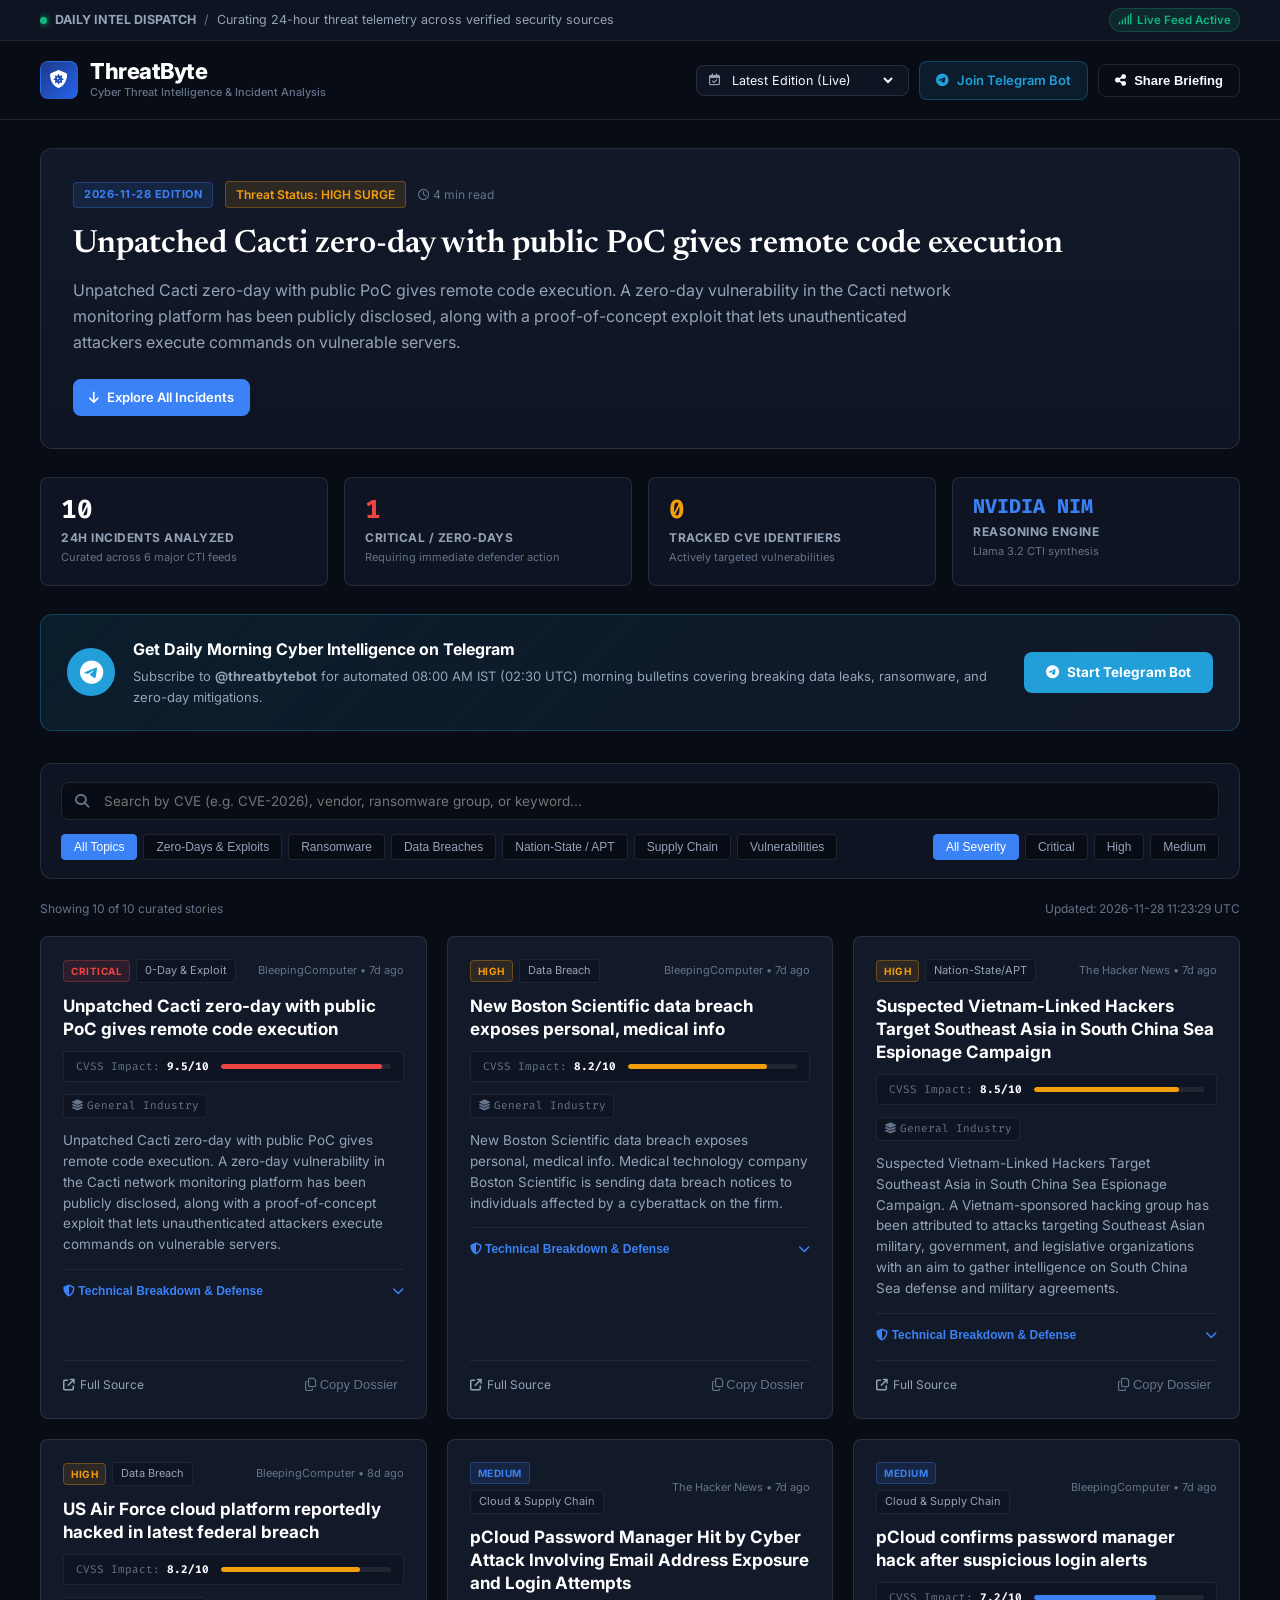
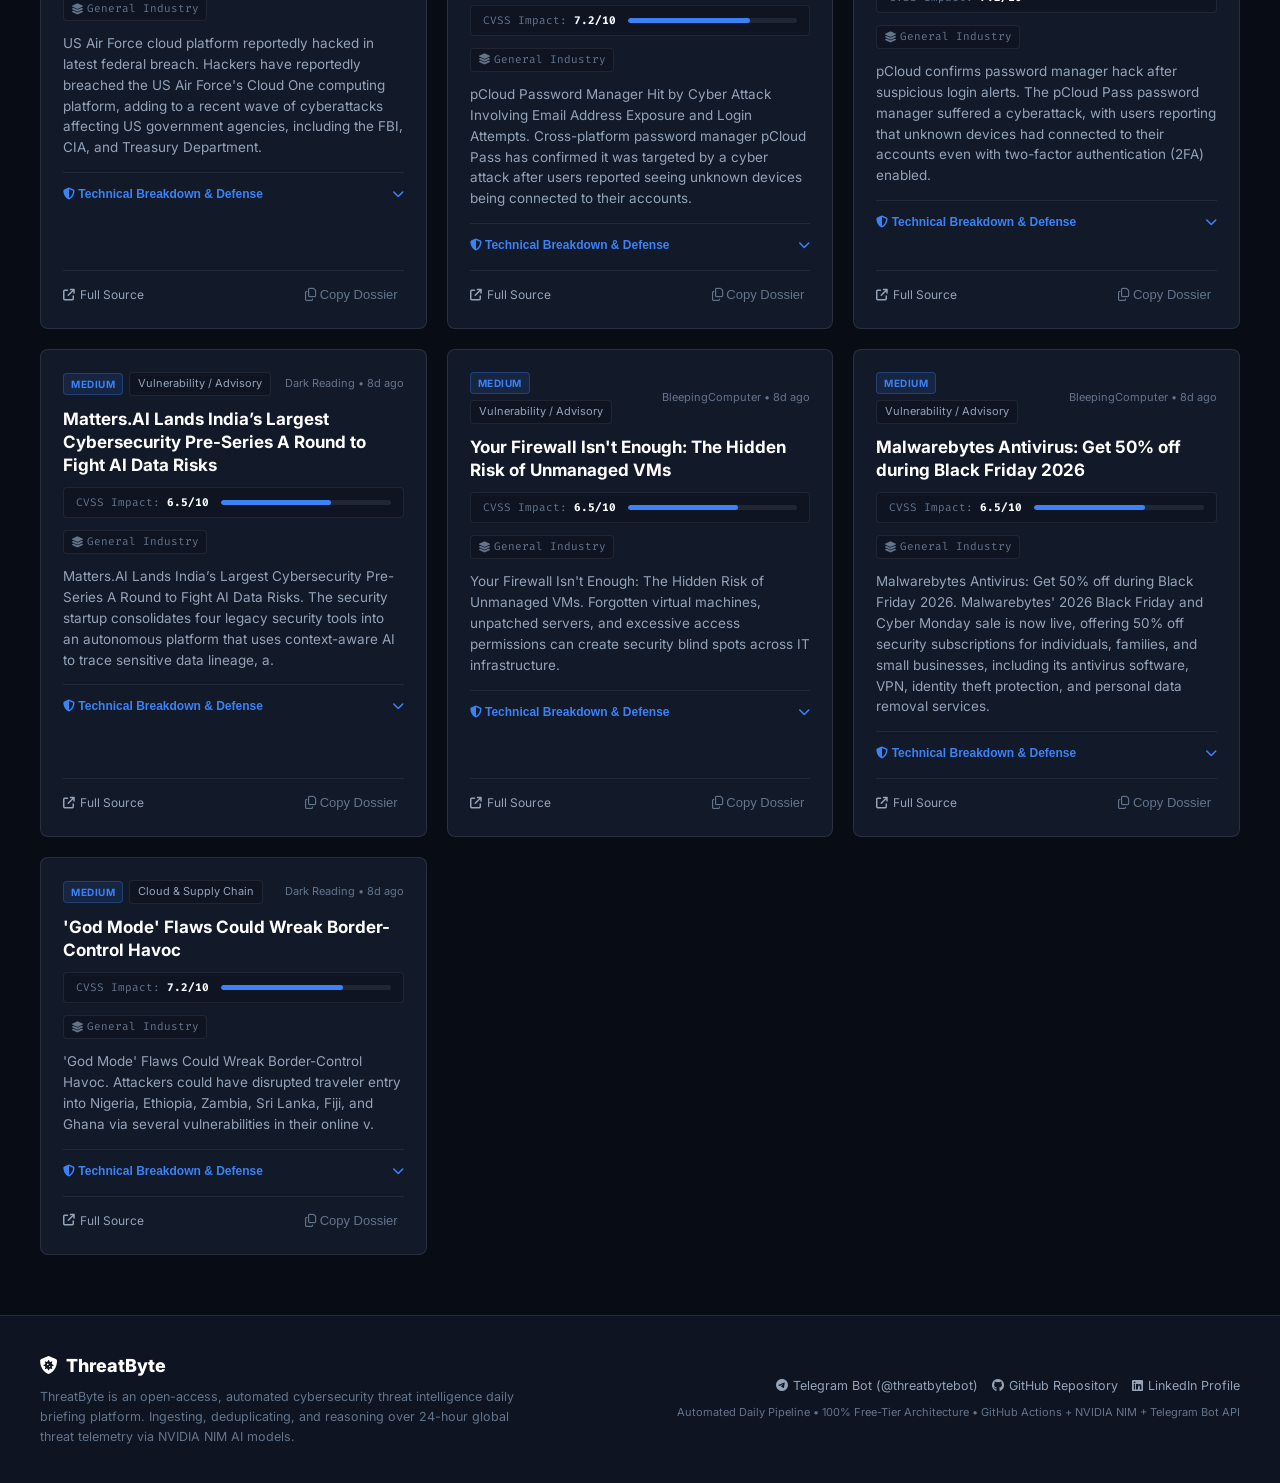
<file: index.html>
<!DOCTYPE html>
<html lang="en">
<head>
  <meta charset="UTF-8">
  <meta http-equiv="refresh" content="0; url=frontend/index.html">
  <script type="text/javascript">
    window.location.href = "frontend/index.html";
  </script>
  <title>ThreatByte // Redirecting...</title>
</head>
<body style="background:#080c14; color:#3b82f6; font-family:sans-serif; display:flex; align-items:center; justify-content:center; height:100vh; margin:0;">
  <p>INITIALIZING THREATBYTE PORTAL... <a href="frontend/index.html" style="color:#3b82f6;">Click here if not redirected</a></p>
</body>
</html>
</file>
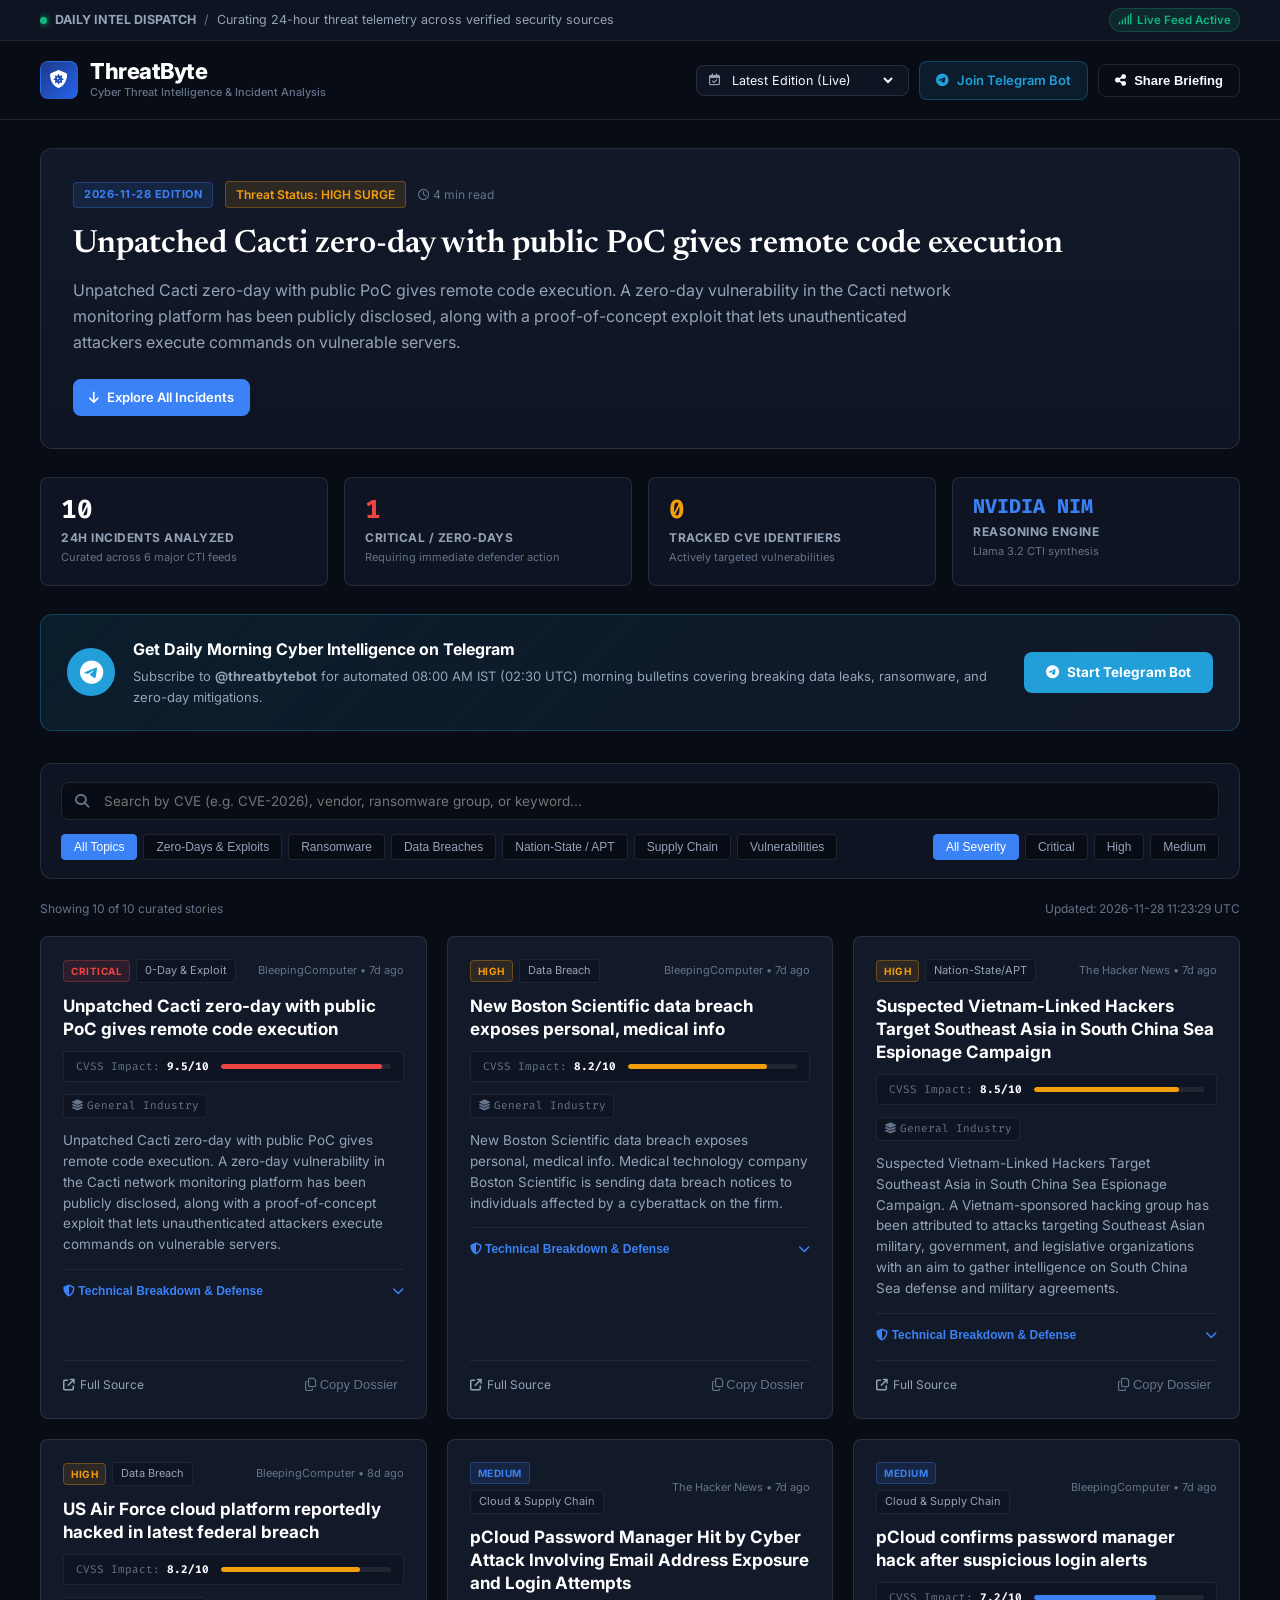
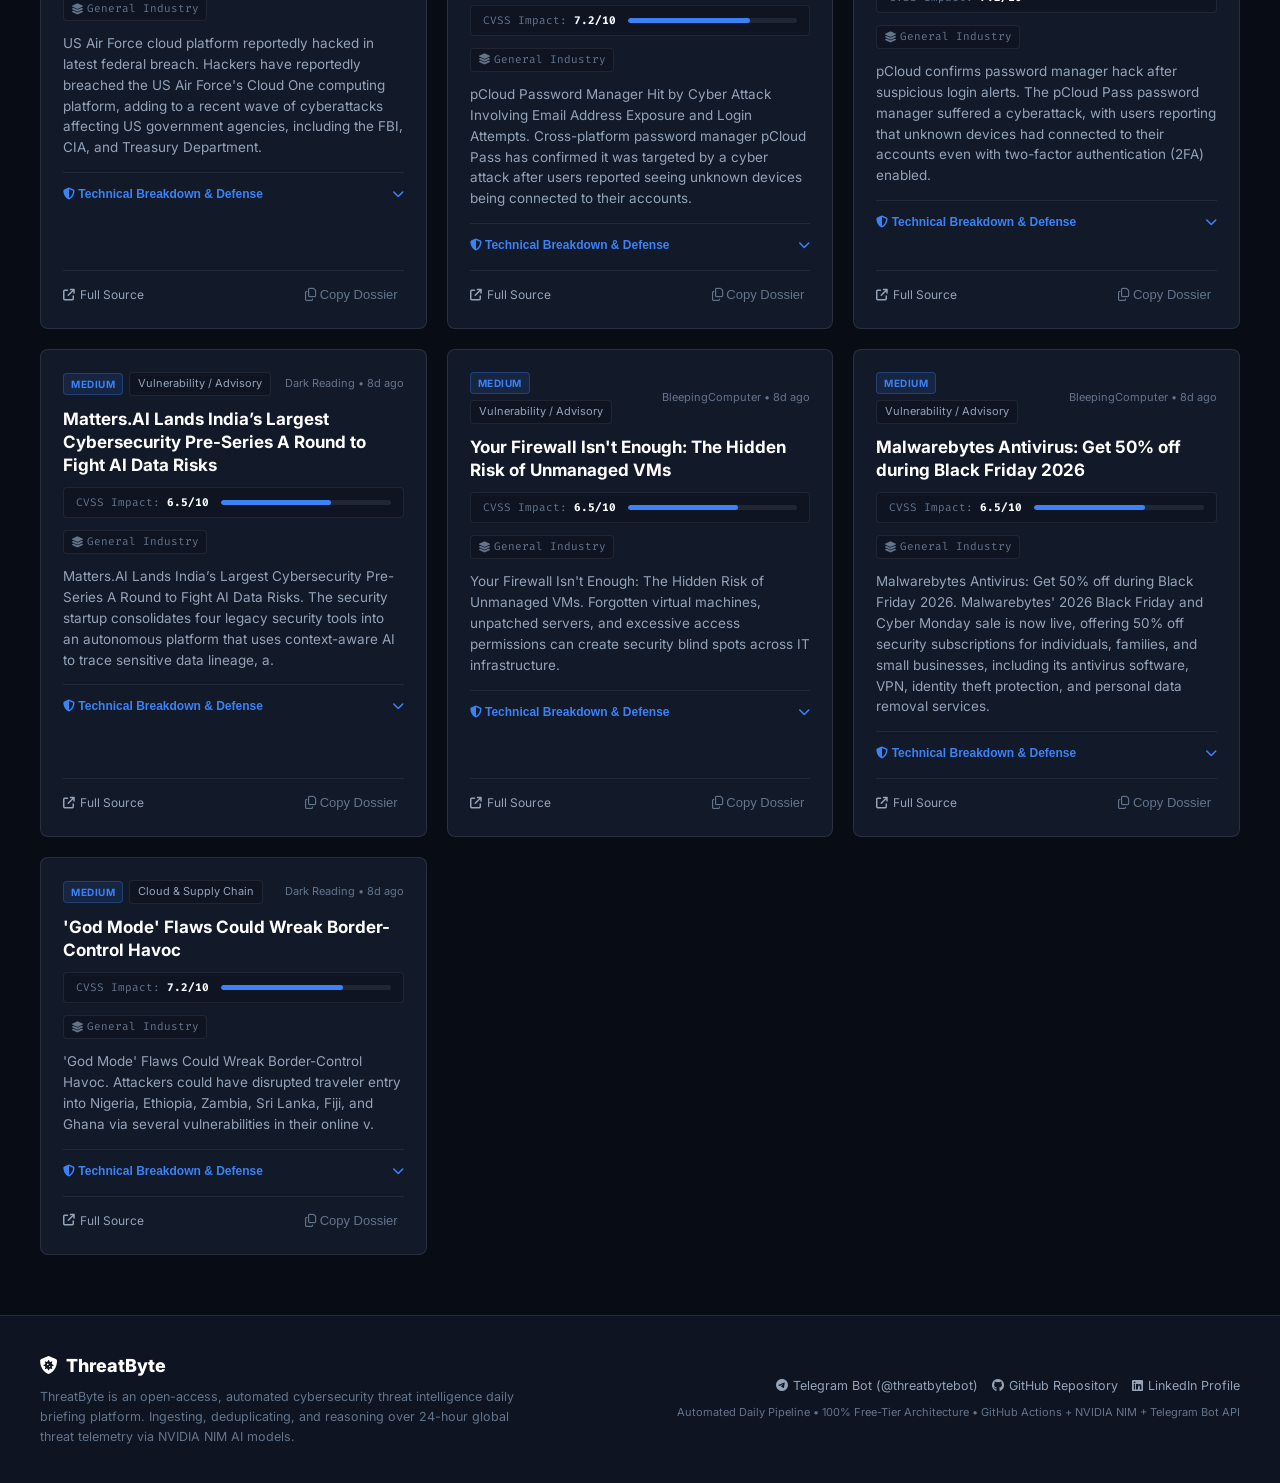
<file: frontend/index.html>
<!DOCTYPE html>
<html lang="en">
<head>
  <meta charset="UTF-8">
  <meta name="viewport" content="width=device-width, initial-scale=1.0">
  <title>ThreatByte — Daily Cyber Threat Intelligence & Incident Briefing</title>
  <meta name="description" content="ThreatByte delivers curated, analyst-grade daily cybersecurity briefings on zero-days, ransomware campaigns, data breaches, and active exploit telemetry.">
  
  <!-- Modern Editorial & Technical Typography -->
  <link rel="preconnect" href="https://fonts.googleapis.com">
  <link rel="preconnect" href="https://fonts.gstatic.com" crossorigin>
  <link href="https://fonts.googleapis.com/css2?family=Fira+Code:wght@400;500;600&family=Inter:wght@300;400;500;600;700;800&family=Newsreader:ital,opsz,wght@0,6..72,400;0,6..72,600;1,6..72,400&display=swap" rel="stylesheet">
  <link rel="stylesheet" href="https://cdnjs.cloudflare.com/ajax/libs/font-awesome/6.5.1/css/all.min.css">
  
  <link rel="stylesheet" href="css/style.css">
</head>
<body>

  <!-- Top Announcement Bar -->
  <aside class="announcement-bar" aria-label="Daily alert bulletin">
    <div class="container announcement-container">
      <div class="announcement-left">
        <span class="live-pulse"></span>
        <strong>DAILY INTEL DISPATCH</strong>
        <span class="divider">/</span>
        <span id="announcement-status">Curating 24-hour threat telemetry across verified security sources</span>
      </div>
      <div class="announcement-right">
        <span class="status-indicator-tag"><i class="fa-solid fa-signal"></i> Live Feed Active</span>
      </div>
    </div>
  </aside>

  <!-- Editorial Header -->
  <header class="main-header">
    <div class="container header-container">
      <div class="header-brand-wrap">
        <a href="index.html" class="brand-link">
          <div class="brand-mark">
            <i class="fa-solid fa-shield-virus"></i>
          </div>
          <div class="brand-text">
            <h1 class="brand-title">ThreatByte</h1>
            <p class="brand-tagline">Cyber Threat Intelligence & Incident Analysis</p>
          </div>
        </a>
      </div>

      <nav class="header-nav">
        <!-- Date Archive Dropdown -->
        <div class="date-select-group">
          <i class="fa-regular fa-calendar-check"></i>
          <select id="briefing-date-select" aria-label="Select Edition Date">
            <option value="latest">Latest Edition (Live)</option>
          </select>
        </div>

        <!-- Telegram Join CTA -->
        <a href="https://t.me/threatbytebot" target="_blank" class="btn btn-telegram-nav" title="Join on Telegram">
          <i class="fa-brands fa-telegram"></i>
          <span>Join Telegram Bot</span>
        </a>

        <!-- Copy Full Briefing -->
        <button class="btn btn-outline" id="btn-copy-briefing" title="Copy Full Briefing for LinkedIn / Team Sharing">
          <i class="fa-solid fa-share-nodes"></i>
          <span>Share Briefing</span>
        </button>
      </nav>
    </div>
  </header>

  <!-- Executive Summary Dashboard -->
  <main class="container page-content">
    
    <!-- Hero / Lead Story Section -->
    <section class="lead-hero-section" id="lead-hero-section">
      <div class="lead-hero-badge-row">
        <span class="hero-edition-pill" id="hero-edition-date">Today's Edition</span>
        <span class="hero-threat-status" id="hero-threat-status">Threat Level: Analyzing...</span>
        <span class="hero-read-time"><i class="fa-regular fa-clock"></i> 4 min read</span>
      </div>
      <h2 class="lead-hero-title" id="lead-hero-title">
        Loading today's lead threat intelligence report...
      </h2>
      <p class="lead-hero-summary" id="lead-hero-summary">
        Aggregating intelligence on active zero-days, enterprise ransomware intrusions, and critical software vulnerabilities from the last 24 hours.
      </p>
      <div class="lead-hero-footer" id="lead-hero-footer">
        <a href="#feed-section" class="btn btn-primary">
          <i class="fa-solid fa-arrow-down"></i> Explore All Incidents
        </a>
      </div>
    </section>

    <!-- Key Metrics Bar -->
    <section class="metrics-grid">
      <div class="metric-card">
        <div class="metric-num" id="stat-total-incidents">0</div>
        <div class="metric-title">24H Incidents Analyzed</div>
        <div class="metric-desc">Curated across 6 major CTI feeds</div>
      </div>
      <div class="metric-card metric-critical">
        <div class="metric-num" id="stat-critical-threats">0</div>
        <div class="metric-title">Critical / Zero-Days</div>
        <div class="metric-desc">Requiring immediate defender action</div>
      </div>
      <div class="metric-card metric-cve">
        <div class="metric-num" id="stat-unique-cves">0</div>
        <div class="metric-title">Tracked CVE Identifiers</div>
        <div class="metric-desc">Actively targeted vulnerabilities</div>
      </div>
      <div class="metric-card metric-ai">
        <div class="metric-num" id="stat-ai-model">NVIDIA NIM</div>
        <div class="metric-title">Reasoning Engine</div>
        <div class="metric-desc">Llama 3.2 CTI synthesis</div>
      </div>
    </section>

    <!-- Telegram Free Subscription Box -->
    <section class="telegram-sub-banner">
      <div class="tg-sub-left">
        <div class="tg-sub-icon">
          <i class="fa-brands fa-telegram"></i>
        </div>
        <div class="tg-sub-content">
          <h3>Get Daily Morning Cyber Intelligence on Telegram</h3>
          <p>Subscribe to <strong>@threatbytebot</strong> for automated 08:00 AM IST (02:30 UTC) morning bulletins covering breaking data leaks, ransomware, and zero-day mitigations.</p>
        </div>
      </div>
      <div class="tg-sub-right">
        <a href="https://t.me/threatbytebot" target="_blank" class="btn btn-telegram-sub">
          <i class="fa-brands fa-telegram"></i> Start Telegram Bot
        </a>
      </div>
    </section>

    <!-- Filter & Search Toolbar -->
    <section class="toolbar-wrap" id="feed-section">
      <div class="search-bar">
        <i class="fa-solid fa-magnifying-glass search-icon"></i>
        <input type="text" id="search-input" placeholder="Search by CVE (e.g. CVE-2026), vendor, ransomware group, or keyword..." autocomplete="off">
        <button id="clear-search-btn" class="clear-search-btn hidden" aria-label="Clear search">
          <i class="fa-solid fa-xmark"></i>
        </button>
      </div>

      <div class="filter-row">
        <!-- Category Filter -->
        <div class="pill-group" id="category-pills-container">
          <button class="pill active" data-category="ALL">All Topics</button>
          <button class="pill" data-category="0-Day & Exploit">Zero-Days & Exploits</button>
          <button class="pill" data-category="Ransomware">Ransomware</button>
          <button class="pill" data-category="Data Breach">Data Breaches</button>
          <button class="pill" data-category="Nation-State/APT">Nation-State / APT</button>
          <button class="pill" data-category="Cloud & Supply Chain">Supply Chain</button>
          <button class="pill" data-category="Vulnerability / Advisory">Vulnerabilities</button>
        </div>

        <!-- Severity Filter -->
        <div class="severity-group" id="severity-filters-container">
          <button class="sev-btn active" data-severity="ALL">All Severity</button>
          <button class="sev-btn sev-critical" data-severity="CRITICAL">Critical</button>
          <button class="sev-btn sev-high" data-severity="HIGH">High</button>
          <button class="sev-btn sev-medium" data-severity="MEDIUM">Medium</button>
        </div>
      </div>
    </section>

    <!-- Feed Meta Bar -->
    <div class="feed-meta-bar">
      <span class="feed-count" id="results-count-text">Displaying curated incidents</span>
      <span class="feed-time" id="feed-generated-time">Last updated: Syncing...</span>
    </div>

    <!-- Threat Intelligence Article Feed -->
    <section class="threat-feed-grid" id="threat-cards-grid">
      <div class="feed-loading">
        <div class="editorial-spinner"></div>
        <p>Loading curated threat intelligence dispatch...</p>
      </div>
    </section>

  </main>

  <!-- Detailed Incident Modal Dialog -->
  <div class="modal-overlay hidden" id="incident-modal" role="dialog" aria-modal="true">
    <div class="modal-card">
      <div class="modal-header">
        <div class="modal-tags">
          <span class="modal-badge-sev" id="modal-sev-badge">CRITICAL</span>
          <span class="modal-badge-cat" id="modal-category">Ransomware</span>
        </div>
        <button class="modal-close" id="modal-close-btn" aria-label="Close dialog">
          <i class="fa-solid fa-xmark"></i>
        </button>
      </div>
      <div class="modal-body" id="modal-body-content">
        <!-- Injected via JavaScript -->
      </div>
      <div class="modal-footer">
        <a href="#" target="_blank" rel="noopener noreferrer" class="btn btn-outline" id="modal-source-link">
          <i class="fa-solid fa-arrow-up-right-from-square"></i> Read Original Source
        </a>
        <button class="btn btn-primary" id="modal-copy-btn">
          <i class="fa-solid fa-copy"></i> Copy Dossier
        </button>
      </div>
    </div>
  </div>

  <!-- Toast Notification -->
  <div class="toast-container" id="toast-container"></div>

  <!-- Editorial Footer -->
  <footer class="main-footer">
    <div class="container footer-container">
      <div class="footer-col-left">
        <div class="footer-brand">
          <i class="fa-solid fa-shield-virus"></i> ThreatByte
        </div>
        <p class="footer-about">
          ThreatByte is an open-access, automated cybersecurity threat intelligence daily briefing platform. Ingesting, deduplicating, and reasoning over 24-hour global threat telemetry via NVIDIA NIM AI models.
        </p>
      </div>
      <div class="footer-col-right">
        <div class="footer-links">
          <a href="https://t.me/threatbytebot" target="_blank"><i class="fa-brands fa-telegram"></i> Telegram Bot (@threatbytebot)</a>
          <a href="https://github.com/mukulgrover/ThreatByte" target="_blank"><i class="fa-brands fa-github"></i> GitHub Repository</a>
          <a href="https://www.linkedin.com/in/mukul-kumar-169215245/" target="_blank"><i class="fa-brands fa-linkedin"></i> LinkedIn Profile</a>
        </div>
        <p class="footer-credit">
          Automated Daily Pipeline • 100% Free-Tier Architecture • GitHub Actions + NVIDIA NIM + Telegram Bot API
        </p>
      </div>
    </div>
  </footer>

  <script src="js/app.js"></script>
</body>
</html>
</file>
<file: frontend/css/style.css>
/* ==========================================================================
   ThreatByte — Editorial Cyber Threat Intelligence Publication Theme
   Authentic, human-curated editorial design with deep slate & cobalt accents.
   ========================================================================== */

:root {
  /* Editorial Palette */
  --bg-page: #080c14;
  --bg-surface: #0e1422;
  --bg-card: #121929;
  --bg-card-hover: #162035;
  --bg-muted: #1c273e;
  --bg-overlay: rgba(8, 12, 20, 0.85);

  /* Border Tones */
  --border-subtle: rgba(255, 255, 255, 0.07);
  --border-card: rgba(255, 255, 255, 0.1);
  --border-card-hover: rgba(59, 130, 246, 0.35);

  /* Brand Accents */
  --accent-blue: #3b82f6;
  --accent-blue-hover: #2563eb;
  --accent-blue-dim: rgba(59, 130, 246, 0.12);
  
  --accent-red: #ef4444;
  --accent-red-dim: rgba(239, 68, 68, 0.12);
  --accent-red-border: rgba(239, 68, 68, 0.3);
  
  --accent-amber: #f59e0b;
  --accent-amber-dim: rgba(245, 158, 11, 0.12);
  
  --accent-emerald: #10b981;
  --accent-emerald-dim: rgba(16, 185, 129, 0.12);

  --accent-telegram: #229ED9;
  --accent-telegram-hover: #1C8AC0;

  /* Typography */
  --text-primary: #f8fafc;
  --text-secondary: #94a3b8;
  --text-muted: #64748b;
  --font-sans: 'Inter', -apple-system, BlinkMacSystemFont, 'Segoe UI', Roboto, sans-serif;
  --font-serif: 'Newsreader', Georgia, 'Times New Roman', serif;
  --font-mono: 'Fira Code', monospace, Consolas;

  /* Sizing & Radius */
  --max-width: 1240px;
  --radius-sm: 4px;
  --radius-md: 8px;
  --radius-lg: 12px;
  --transition: 0.2s cubic-bezier(0.16, 1, 0.3, 1);
}

/* Reset & Foundation */
* {
  margin: 0;
  padding: 0;
  box-sizing: border-box;
}

body {
  background-color: var(--bg-page);
  color: var(--text-primary);
  font-family: var(--font-sans);
  line-height: 1.6;
  min-height: 100vh;
  -webkit-font-smoothing: antialiased;
}

.container {
  width: 100%;
  max-width: var(--max-width);
  margin: 0 auto;
  padding: 0 20px;
}

/* ==========================================================================
   Announcement Bar
   ========================================================================== */
.announcement-bar {
  background: var(--bg-surface);
  border-bottom: 1px solid var(--border-subtle);
  padding: 8px 0;
  font-size: 12.5px;
  color: var(--text-secondary);
}

.announcement-container {
  display: flex;
  justify-content: space-between;
  align-items: center;
  gap: 16px;
}

.announcement-left {
  display: flex;
  align-items: center;
  gap: 8px;
  overflow: hidden;
  white-space: nowrap;
  text-overflow: ellipsis;
}

.live-pulse {
  width: 7px;
  height: 7px;
  border-radius: 50%;
  background: var(--accent-emerald);
  box-shadow: 0 0 6px var(--accent-emerald);
}

.divider {
  color: var(--text-muted);
}

.status-indicator-tag {
  color: var(--accent-emerald);
  font-size: 11.5px;
  font-weight: 600;
  display: inline-flex;
  align-items: center;
  gap: 5px;
  background: var(--accent-emerald-dim);
  padding: 2px 8px;
  border-radius: 12px;
  border: 1px solid rgba(16, 185, 129, 0.25);
  white-space: nowrap;
}

.announcement-link {
  color: var(--accent-telegram);
  text-decoration: none;
  font-weight: 600;
  display: inline-flex;
  align-items: center;
  gap: 6px;
  transition: color var(--transition);
  white-space: nowrap;
}

.announcement-link:hover {
  color: #60c5ff;
}

/* ==========================================================================
   Header & Nav
   ========================================================================== */
.main-header {
  background: var(--bg-page);
  border-bottom: 1px solid var(--border-card);
  padding: 18px 0;
  position: sticky;
  top: 0;
  z-index: 50;
  backdrop-filter: blur(12px);
  -webkit-backdrop-filter: blur(12px);
}

.header-container {
  display: flex;
  justify-content: space-between;
  align-items: center;
  gap: 20px;
}

.brand-link {
  display: flex;
  align-items: center;
  gap: 12px;
  text-decoration: none;
  color: inherit;
}

.brand-mark {
  width: 38px;
  height: 38px;
  background: linear-gradient(135deg, #1e3a8a, #2563eb);
  border: 1px solid rgba(59, 130, 246, 0.4);
  border-radius: var(--radius-md);
  display: flex;
  align-items: center;
  justify-content: center;
  font-size: 18px;
  color: #ffffff;
}

.brand-title {
  font-size: 22px;
  font-weight: 800;
  letter-spacing: -0.5px;
  color: #ffffff;
  line-height: 1.1;
}

.brand-tagline {
  font-size: 11px;
  color: var(--text-muted);
  font-weight: 500;
}

.header-nav {
  display: flex;
  align-items: center;
  gap: 10px;
}

.date-select-group {
  display: flex;
  align-items: center;
  gap: 8px;
  background: var(--bg-surface);
  border: 1px solid var(--border-card);
  border-radius: var(--radius-md);
  padding: 6px 12px;
  font-size: 12.5px;
  color: var(--text-secondary);
}

.date-select-group select {
  background: transparent;
  border: none;
  color: var(--text-primary);
  font-size: 12.5px;
  font-family: var(--font-sans);
  outline: none;
  cursor: pointer;
}

.date-select-group select option {
  background: var(--bg-surface);
  color: var(--text-primary);
}

/* Buttons */
.btn {
  display: inline-flex;
  align-items: center;
  justify-content: center;
  gap: 8px;
  padding: 8px 16px;
  border-radius: var(--radius-md);
  font-size: 13px;
  font-weight: 600;
  text-decoration: none;
  cursor: pointer;
  border: none;
  transition: all var(--transition);
}

.btn-primary {
  background: var(--accent-blue);
  color: #ffffff;
}

.btn-primary:hover {
  background: var(--accent-blue-hover);
  transform: translateY(-1px);
}

.btn-telegram {
  background: var(--accent-telegram);
  color: #ffffff;
}

.btn-telegram:hover {
  background: var(--accent-telegram-hover);
  transform: translateY(-1px);
}

.btn-telegram-nav {
  background: rgba(34, 158, 217, 0.12);
  color: var(--accent-telegram);
  border: 1px solid rgba(34, 158, 217, 0.3);
}

.btn-telegram-nav:hover {
  background: var(--accent-telegram);
  color: #ffffff;
}

.btn-outline {
  background: transparent;
  color: var(--text-primary);
  border: 1px solid var(--border-card);
}

.btn-outline:hover {
  background: var(--bg-surface);
  border-color: var(--text-secondary);
}

/* ==========================================================================
   Page Content
   ========================================================================== */
.page-content {
  padding-top: 28px;
  padding-bottom: 60px;
}

/* Lead Hero Section */
.lead-hero-section {
  background: linear-gradient(180deg, var(--bg-card) 0%, var(--bg-surface) 100%);
  border: 1px solid var(--border-card);
  border-radius: var(--radius-lg);
  padding: 32px;
  margin-bottom: 28px;
  position: relative;
}

.lead-hero-badge-row {
  display: flex;
  align-items: center;
  gap: 12px;
  margin-bottom: 16px;
  flex-wrap: wrap;
}

.hero-edition-pill {
  font-size: 11px;
  font-weight: 700;
  text-transform: uppercase;
  letter-spacing: 0.5px;
  background: var(--accent-blue-dim);
  color: var(--accent-blue);
  border: 1px solid rgba(59, 130, 246, 0.3);
  padding: 3px 10px;
  border-radius: var(--radius-sm);
}

.hero-threat-status {
  font-size: 12px;
  font-weight: 600;
  color: var(--accent-amber);
  background: var(--accent-amber-dim);
  border: 1px solid rgba(245, 158, 11, 0.3);
  padding: 3px 10px;
  border-radius: var(--radius-sm);
}

.hero-read-time {
  font-size: 12px;
  color: var(--text-muted);
}

.lead-hero-title {
  font-family: var(--font-serif);
  font-size: 32px;
  font-weight: 600;
  line-height: 1.25;
  color: #ffffff;
  margin-bottom: 14px;
}

.lead-hero-summary {
  font-size: 16px;
  color: var(--text-secondary);
  line-height: 1.6;
  max-width: 900px;
  margin-bottom: 24px;
}

.lead-hero-footer {
  display: flex;
  align-items: center;
  gap: 14px;
  flex-wrap: wrap;
}

/* ==========================================================================
   Metrics Grid
   ========================================================================== */
.metrics-grid {
  display: grid;
  grid-template-columns: repeat(auto-fit, minmax(220px, 1fr));
  gap: 16px;
  margin-bottom: 28px;
}

.metric-card {
  background: var(--bg-surface);
  border: 1px solid var(--border-card);
  border-radius: var(--radius-md);
  padding: 18px 20px;
}

.metric-num {
  font-size: 26px;
  font-weight: 800;
  font-family: var(--font-mono);
  color: #ffffff;
  line-height: 1;
  margin-bottom: 6px;
}

.metric-critical .metric-num {
  color: var(--accent-red);
}

.metric-cve .metric-num {
  color: var(--accent-amber);
}

.metric-ai .metric-num {
  font-size: 20px;
  color: var(--accent-blue);
}

.metric-title {
  font-size: 12px;
  font-weight: 700;
  text-transform: uppercase;
  letter-spacing: 0.5px;
  color: var(--text-secondary);
  margin-bottom: 2px;
}

.metric-desc {
  font-size: 11px;
  color: var(--text-muted);
}

/* ==========================================================================
   Telegram Subscription Banner
   ========================================================================== */
.telegram-sub-banner {
  background: linear-gradient(135deg, rgba(34, 158, 217, 0.12), rgba(18, 25, 41, 0.95));
  border: 1px solid rgba(34, 158, 217, 0.3);
  border-radius: var(--radius-lg);
  padding: 22px 26px;
  display: flex;
  justify-content: space-between;
  align-items: center;
  gap: 20px;
  margin-bottom: 32px;
}

.tg-sub-left {
  display: flex;
  align-items: center;
  gap: 18px;
}

.tg-sub-icon {
  width: 48px;
  height: 48px;
  background: var(--accent-telegram);
  color: #ffffff;
  border-radius: 50%;
  display: flex;
  align-items: center;
  justify-content: center;
  font-size: 24px;
  flex-shrink: 0;
}

.tg-sub-content h3 {
  font-size: 16px;
  font-weight: 700;
  color: #ffffff;
  margin-bottom: 4px;
}

.tg-sub-content p {
  font-size: 13px;
  color: var(--text-secondary);
}

.btn-telegram-sub {
  background: var(--accent-telegram);
  color: #ffffff;
  padding: 10px 22px;
  border-radius: var(--radius-md);
  font-weight: 700;
  font-size: 13.5px;
  white-space: nowrap;
}

.btn-telegram-sub:hover {
  background: var(--accent-telegram-hover);
}

/* ==========================================================================
   Toolbar (Search & Filters)
   ========================================================================== */
.toolbar-wrap {
  background: var(--bg-surface);
  border: 1px solid var(--border-card);
  border-radius: var(--radius-lg);
  padding: 18px 20px;
  margin-bottom: 20px;
  display: flex;
  flex-direction: column;
  gap: 14px;
}

.search-bar {
  position: relative;
  width: 100%;
}

.search-icon {
  position: absolute;
  left: 14px;
  top: 50%;
  transform: translateY(-50%);
  color: var(--text-muted);
  font-size: 14px;
}

.search-bar input {
  width: 100%;
  background: var(--bg-page);
  border: 1px solid var(--border-card);
  border-radius: var(--radius-md);
  padding: 10px 38px 10px 42px;
  color: var(--text-primary);
  font-size: 13.5px;
  font-family: var(--font-sans);
  outline: none;
  transition: border-color var(--transition);
}

.search-bar input:focus {
  border-color: var(--accent-blue);
}

.clear-search-btn {
  position: absolute;
  right: 12px;
  top: 50%;
  transform: translateY(-50%);
  background: none;
  border: none;
  color: var(--text-muted);
  cursor: pointer;
  font-size: 14px;
}

.clear-search-btn:hover {
  color: var(--text-primary);
}

.hidden {
  display: none !important;
}

.filter-row {
  display: flex;
  justify-content: space-between;
  align-items: center;
  flex-wrap: wrap;
  gap: 12px;
}

.pill-group, .severity-group {
  display: flex;
  flex-wrap: wrap;
  gap: 6px;
}

.pill, .sev-btn {
  background: var(--bg-page);
  border: 1px solid var(--border-card);
  color: var(--text-secondary);
  padding: 5px 12px;
  border-radius: var(--radius-sm);
  font-size: 12px;
  font-weight: 500;
  cursor: pointer;
  transition: all var(--transition);
}

.pill:hover, .sev-btn:hover {
  color: var(--text-primary);
  border-color: var(--text-secondary);
}

.pill.active, .sev-btn.active {
  background: var(--accent-blue);
  color: #ffffff;
  border-color: var(--accent-blue);
}

.sev-btn.sev-critical.active {
  background: var(--accent-red);
  border-color: var(--accent-red);
}

.sev-btn.sev-high.active {
  background: var(--accent-amber);
  border-color: var(--accent-amber);
}

.sev-btn.sev-medium.active {
  background: var(--accent-blue);
  border-color: var(--accent-blue);
}

/* Feed Meta Bar */
.feed-meta-bar {
  display: flex;
  justify-content: space-between;
  align-items: center;
  font-size: 12px;
  color: var(--text-muted);
  margin-bottom: 18px;
}

/* ==========================================================================
   Threat Feed Grid & Article Cards
   ========================================================================== */
.threat-feed-grid {
  display: grid;
  grid-template-columns: repeat(auto-fill, minmax(380px, 1fr));
  gap: 20px;
}

.article-card {
  background: var(--bg-card);
  border: 1px solid var(--border-card);
  border-radius: var(--radius-md);
  padding: 22px;
  display: flex;
  flex-direction: column;
  justify-content: space-between;
  transition: all var(--transition);
}

.article-card:hover {
  background: var(--bg-card-hover);
  border-color: var(--border-card-hover);
  transform: translateY(-2px);
}

/* Article Card Top */
.article-meta-top {
  display: flex;
  justify-content: space-between;
  align-items: center;
  gap: 8px;
  margin-bottom: 12px;
}

.meta-tags-left {
  display: flex;
  align-items: center;
  gap: 6px;
  flex-wrap: wrap;
}

.tag-severity {
  font-size: 10px;
  font-weight: 700;
  letter-spacing: 0.5px;
  padding: 2px 7px;
  border-radius: var(--radius-sm);
  text-transform: uppercase;
}

.tag-severity.CRITICAL {
  background: var(--accent-red-dim);
  color: var(--accent-red);
  border: 1px solid var(--accent-red-border);
}

.tag-severity.HIGH {
  background: var(--accent-amber-dim);
  color: var(--accent-amber);
  border: 1px solid rgba(245, 158, 11, 0.3);
}

.tag-severity.MEDIUM {
  background: var(--accent-blue-dim);
  color: var(--accent-blue);
  border: 1px solid rgba(59, 130, 246, 0.3);
}

.tag-severity.LOW {
  background: var(--accent-emerald-dim);
  color: var(--accent-emerald);
  border: 1px solid rgba(16, 185, 129, 0.3);
}

.tag-category {
  font-size: 11px;
  color: var(--text-secondary);
  background: var(--bg-surface);
  border: 1px solid var(--border-subtle);
  padding: 2px 8px;
  border-radius: var(--radius-sm);
}

.meta-source-time {
  font-size: 11px;
  color: var(--text-muted);
  white-space: nowrap;
}

/* Article Title */
.article-title {
  font-size: 17px;
  font-weight: 700;
  line-height: 1.35;
  color: #ffffff;
  margin-bottom: 10px;
  cursor: pointer;
  transition: color var(--transition);
}

.article-title:hover {
  color: var(--accent-blue);
}

/* CVSS Bar Row */
.article-cvss-bar-row {
  display: flex;
  align-items: center;
  gap: 12px;
  margin-bottom: 12px;
  background: var(--bg-surface);
  border: 1px solid var(--border-subtle);
  padding: 6px 12px;
  border-radius: var(--radius-sm);
}

.cvss-label {
  font-size: 11px;
  font-family: var(--font-mono);
  color: var(--text-muted);
  white-space: nowrap;
}

.cvss-label strong {
  color: var(--text-primary);
}

.cvss-progress-track {
  flex: 1;
  height: 5px;
  background: rgba(255, 255, 255, 0.08);
  border-radius: 999px;
  overflow: hidden;
}

.cvss-progress-fill {
  height: 100%;
  border-radius: 999px;
  transition: width 0.4s ease;
}

.cvss-progress-fill.CRITICAL {
  background: var(--accent-red);
}

.cvss-progress-fill.HIGH {
  background: var(--accent-amber);
}

.cvss-progress-fill.MEDIUM {
  background: var(--accent-blue);
}

.cvss-progress-fill.LOW {
  background: var(--accent-emerald);
}

/* CVE & Vendor Row */
.cve-vendor-row {
  display: flex;
  flex-wrap: wrap;
  gap: 6px;
  margin-bottom: 12px;
}

.vendor-tag {
  font-size: 11px;
  font-family: var(--font-mono);
  color: var(--text-muted);
  background: var(--bg-surface);
  border: 1px solid var(--border-subtle);
  padding: 2px 7px;
  border-radius: var(--radius-sm);
  display: inline-flex;
  align-items: center;
  gap: 4px;
}

.actor-highlight {
  color: var(--accent-amber);
  font-family: var(--font-mono);
  font-weight: 600;
}

/* CVE Chips */
.cve-wrap {
  display: flex;
  flex-wrap: wrap;
  gap: 6px;
  margin-bottom: 12px;
}

.cve-badge {
  font-size: 11px;
  font-family: var(--font-mono);
  font-weight: 600;
  background: var(--accent-red-dim);
  color: var(--accent-red);
  border: 1px solid var(--accent-red-border);
  padding: 2px 7px;
  border-radius: var(--radius-sm);
  cursor: pointer;
  display: inline-flex;
  align-items: center;
  gap: 4px;
  transition: all var(--transition);
}

.cve-badge:hover {
  background: var(--accent-red);
  color: #ffffff;
}

/* Summary */
.article-summary {
  font-size: 13.5px;
  color: var(--text-secondary);
  line-height: 1.55;
  margin-bottom: 14px;
}

/* Accordion Breakdown */
.article-accordion {
  border-top: 1px solid var(--border-subtle);
  padding-top: 10px;
  margin-bottom: 14px;
}

.accordion-btn {
  background: none;
  border: none;
  color: var(--accent-blue);
  font-size: 12px;
  font-weight: 600;
  display: flex;
  align-items: center;
  justify-content: space-between;
  width: 100%;
  cursor: pointer;
  padding: 4px 0;
}

.accordion-body {
  margin-top: 8px;
  font-size: 12.5px;
  color: var(--text-secondary);
  background: var(--bg-surface);
  border: 1px solid var(--border-subtle);
  border-radius: var(--radius-md);
  padding: 12px;
  display: none;
}

.accordion-body.open {
  display: block;
}

.mitigation-checklist {
  list-style: none;
  margin-top: 8px;
}

.mitigation-checklist li {
  position: relative;
  padding-left: 16px;
  margin-bottom: 4px;
  font-size: 12px;
}

.mitigation-checklist li::before {
  content: "•";
  position: absolute;
  left: 4px;
  color: var(--accent-emerald);
  font-weight: bold;
}

/* Card Actions Footer */
.article-card-footer {
  display: flex;
  justify-content: space-between;
  align-items: center;
  padding-top: 12px;
  border-top: 1px solid var(--border-subtle);
  margin-top: auto;
}

.source-link-btn {
  font-size: 12px;
  color: var(--text-secondary);
  text-decoration: none;
  display: inline-flex;
  align-items: center;
  gap: 5px;
  transition: color var(--transition);
}

.source-link-btn:hover {
  color: var(--accent-blue);
}

.card-copy-btn {
  background: none;
  border: none;
  color: var(--text-muted);
  cursor: pointer;
  padding: 4px 6px;
  border-radius: var(--radius-sm);
  font-size: 13px;
  transition: color var(--transition);
}

.card-copy-btn:hover {
  color: var(--text-primary);
}

/* Feed Loading & Empty State */
.feed-loading, .feed-empty {
  grid-column: 1 / -1;
  text-align: center;
  padding: 50px 20px;
  color: var(--text-muted);
}

.editorial-spinner {
  width: 36px;
  height: 36px;
  border: 2px solid var(--border-card);
  border-top-color: var(--accent-blue);
  border-radius: 50%;
  margin: 0 auto 12px;
  animation: spin 0.8s linear infinite;
}

@keyframes spin {
  to { transform: rotate(360deg); }
}

/* ==========================================================================
   Modal Dialog
   ========================================================================== */
.modal-overlay {
  position: fixed;
  top: 0;
  left: 0;
  width: 100%;
  height: 100%;
  background: var(--bg-overlay);
  backdrop-filter: blur(6px);
  display: flex;
  align-items: center;
  justify-content: center;
  z-index: 100;
  padding: 20px;
}

.modal-card {
  background: var(--bg-card);
  border: 1px solid var(--border-card);
  border-radius: var(--radius-lg);
  width: 100%;
  max-width: 720px;
  max-height: 90vh;
  overflow-y: auto;
  box-shadow: 0 20px 40px rgba(0, 0, 0, 0.6);
  display: flex;
  flex-direction: column;
}

.modal-header {
  padding: 18px 24px;
  border-bottom: 1px solid var(--border-subtle);
  display: flex;
  justify-content: space-between;
  align-items: center;
}

.modal-tags {
  display: flex;
  align-items: center;
  gap: 8px;
}

.modal-badge-sev {
  font-size: 10px;
  font-weight: 700;
  padding: 2px 7px;
  border-radius: var(--radius-sm);
  text-transform: uppercase;
}

.modal-badge-cat {
  font-size: 11px;
  color: var(--text-secondary);
  background: var(--bg-surface);
  padding: 2px 8px;
  border-radius: var(--radius-sm);
}

.modal-close {
  background: none;
  border: none;
  color: var(--text-muted);
  font-size: 18px;
  cursor: pointer;
}

.modal-close:hover {
  color: var(--text-primary);
}

.modal-body {
  padding: 24px;
}

.modal-footer {
  padding: 14px 24px;
  border-top: 1px solid var(--border-subtle);
  display: flex;
  justify-content: flex-end;
  gap: 10px;
  background: var(--bg-surface);
}

/* Toast */
.toast-container {
  position: fixed;
  bottom: 20px;
  right: 20px;
  z-index: 200;
  display: flex;
  flex-direction: column;
  gap: 8px;
}

.toast {
  background: var(--bg-card);
  border: 1px solid var(--accent-blue);
  color: var(--text-primary);
  padding: 10px 16px;
  border-radius: var(--radius-md);
  font-size: 12.5px;
  box-shadow: 0 4px 15px rgba(0, 0, 0, 0.4);
  display: flex;
  align-items: center;
  gap: 8px;
}

/* ==========================================================================
   Footer
   ========================================================================== */
.main-footer {
  border-top: 1px solid var(--border-card);
  background: var(--bg-surface);
  padding: 36px 0;
}

.footer-container {
  display: flex;
  justify-content: space-between;
  align-items: center;
  flex-wrap: wrap;
  gap: 20px;
}

.footer-brand {
  font-size: 18px;
  font-weight: 800;
  color: #ffffff;
  margin-bottom: 6px;
  display: flex;
  align-items: center;
  gap: 8px;
}

.footer-about {
  font-size: 12.5px;
  color: var(--text-muted);
  max-width: 480px;
}

.footer-col-right {
  display: flex;
  flex-direction: column;
  align-items: flex-end;
  gap: 8px;
}

.footer-links {
  display: flex;
  gap: 14px;
}

.footer-links a {
  color: var(--text-secondary);
  text-decoration: none;
  font-size: 12.5px;
  display: flex;
  align-items: center;
  gap: 5px;
}

.footer-links a:hover {
  color: var(--accent-blue);
}

.footer-credit {
  font-size: 11px;
  color: var(--text-muted);
}

/* Responsive */
@media (max-width: 850px) {
  .threat-feed-grid {
    grid-template-columns: 1fr;
  }
  .telegram-sub-banner {
    flex-direction: column;
    align-items: flex-start;
  }
  .footer-container {
    flex-direction: column;
    align-items: flex-start;
  }
  .footer-col-right {
    align-items: flex-start;
  }
  .filter-row {
    flex-direction: column;
    align-items: flex-start;
  }
}

@media (max-width: 600px) {
  .header-container {
    flex-direction: column;
    align-items: flex-start;
  }
  .header-nav {
    width: 100%;
    justify-content: space-between;
  }
  .lead-hero-title {
    font-size: 24px;
  }
}
</file>
